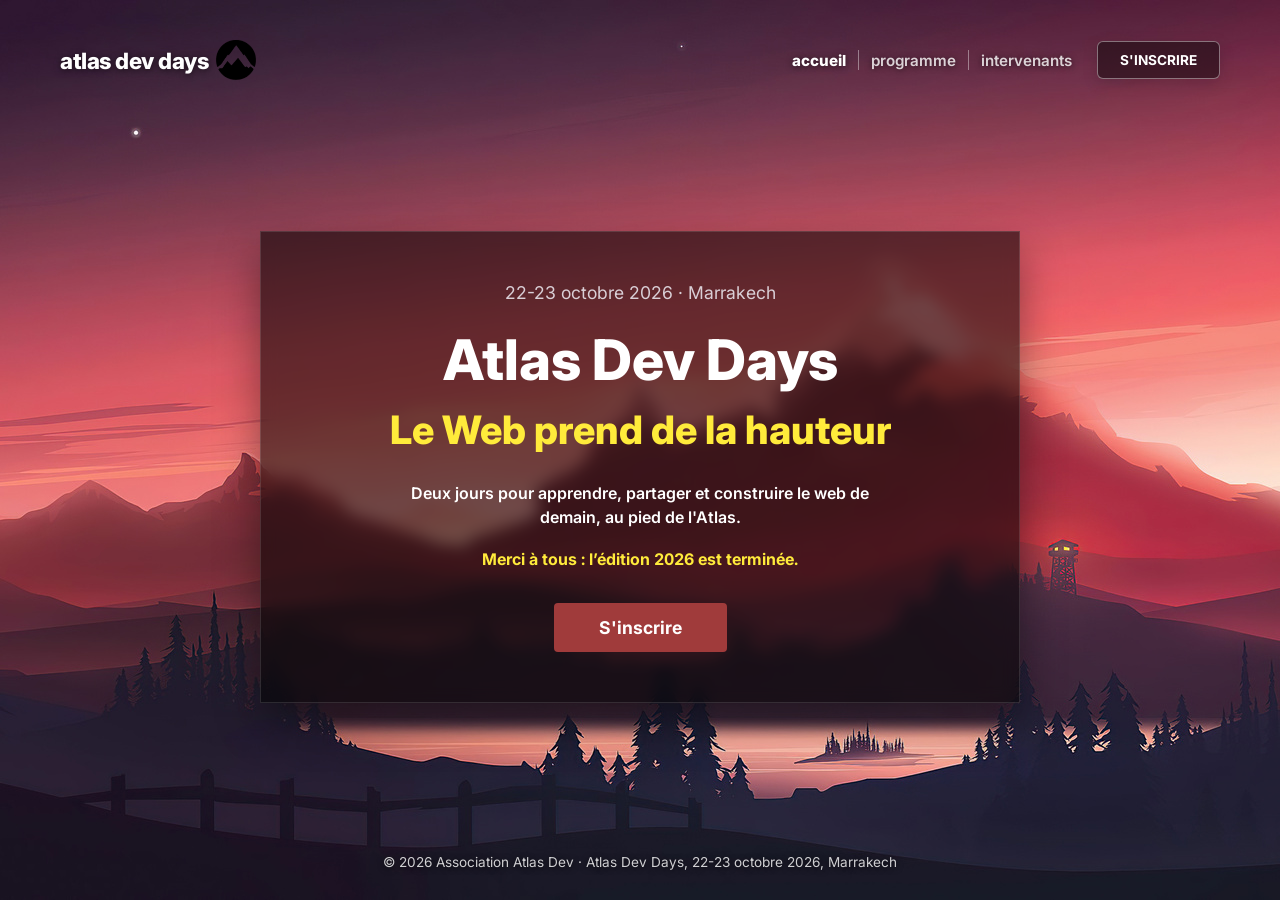
<file: index.html>
<!DOCTYPE html>
<html lang="fr">
<head>
    <meta charset="UTF-8">
    <meta name="viewport" content="width=device-width, initial-scale=1.0">
    <title>Atlas Dev Days - Conférence web à Marrakech</title>
    <meta name="description" content="Atlas Dev Days : deux jours de conférences pour développeurs web, les 22 et 23 octobre 2026 à Marrakech.">
    <link rel="icon" type="image/png" href="images/jbell.png">
    <link rel="preconnect" href="https://fonts.googleapis.com">
    <link rel="preconnect" href="https://fonts.gstatic.com" crossorigin>
    <link href="https://fonts.googleapis.com/css2?family=Inter:wght@400;600;700;800&display=swap" rel="stylesheet">
    <meta name="theme-color" content="#0d0d11">
    <meta property="og:title" content="Atlas Dev Days - Conférence web à Marrakech">
    <meta property="og:description" content="Deux jours de conférences pour développeurs web, 22-23 octobre 2026.">
    <meta property="og:type" content="website">
    <link rel="stylesheet" href="style.css">
    <script src="script.js" defer></script>
</head>
<body>
    <a href="#main" class="skip-link">Aller au contenu</a>

    <header class="site-header">
        <nav class="navbar" aria-label="Navigation principale">
            <a href="index.html" class="brand">
                <span class="brand-text">atlas dev days</span>
                <img src="images/jbell.png" alt="Logo Atlas Dev Days" class="brand-icon-img" width="40" height="40">
            </a>
            <div class="nav-right">
                <ul class="nav-menu">
                    <li><a href="index.html" class="nav-link active" aria-current="page">accueil</a></li>
                    <li><a href="programme.html" class="nav-link">programme</a></li>
                    <li><a href="intervenants.html" class="nav-link">intervenants</a></li>
                </ul>
                <a href="inscription.html" class="btn-subscribe">S'INSCRIRE</a>
            </div>
        </nav>
    </header>

    <main class="hero-content" id="main">
        <div class="card">
            <p class="date">22-23 octobre 2026 &middot; Marrakech</p>
            <h1 class="title">Atlas Dev Days<br><span class="highlight">Le Web prend de la hauteur</span></h1>
            <p class="description">Deux jours pour apprendre, partager et construire le web de demain, au pied de l'Atlas.</p>
            <p class="countdown" id="countdown" aria-live="polite"></p>
            <a href="inscription.html" class="btn">S'inscrire</a>
        </div>
    </main>

    <footer class="site-footer">
        <p>&copy; 2026 Association Atlas Dev &middot; Atlas Dev Days, 22-23 octobre 2026, Marrakech</p>
    </footer>

</body>
</html>
</file>
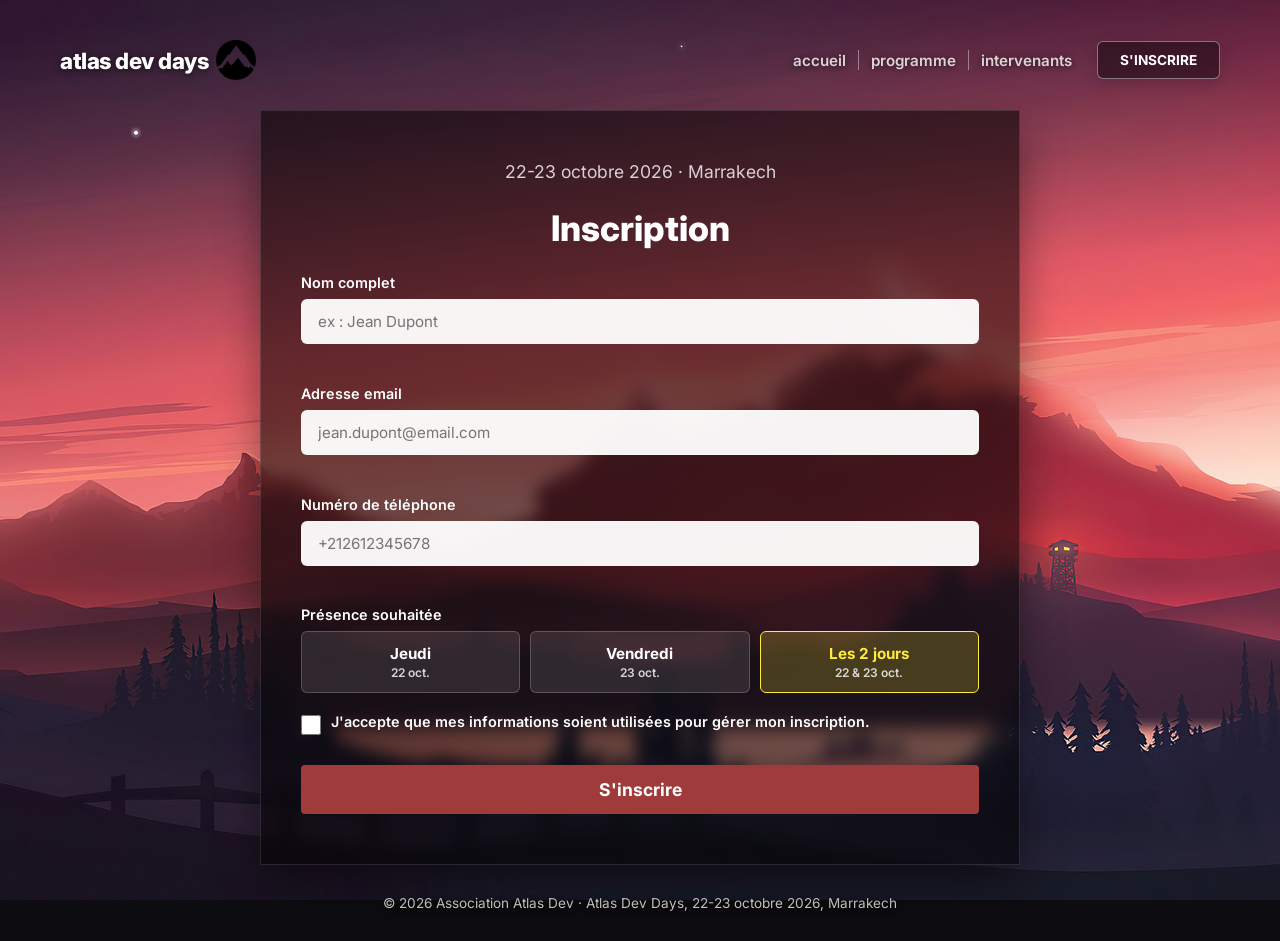
<file: inscription.html>
<!DOCTYPE html>
<html lang="fr">
<head>
    <meta charset="UTF-8">
    <meta name="viewport" content="width=device-width, initial-scale=1.0">
    <title>Inscription - Atlas Dev Days</title>
    <meta name="description" content="Inscrivez-vous aux Atlas Dev Days, les 22 et 23 octobre 2026 à Marrakech.">
    <link rel="icon" type="image/png" href="images/jbell.png">
    <link rel="preconnect" href="https://fonts.googleapis.com">
    <link rel="preconnect" href="https://fonts.gstatic.com" crossorigin>
    <link href="https://fonts.googleapis.com/css2?family=Inter:wght@400;600;700;800&display=swap" rel="stylesheet">
    <meta name="theme-color" content="#0d0d11">
    <meta property="og:title" content="Atlas Dev Days - Conférence web à Marrakech">
    <meta property="og:description" content="Deux jours de conférences pour développeurs web, 22-23 octobre 2026.">
    <meta property="og:type" content="website">
    <link rel="stylesheet" href="style.css">
    <script src="script.js" defer></script>
</head>
<body>
    <a href="#main" class="skip-link">Aller au contenu</a>

    <header class="site-header">
        <nav class="navbar" aria-label="Navigation principale">
            <a href="index.html" class="brand">
                <span class="brand-text">atlas dev days</span>
                <img src="images/jbell.png" alt="Logo Atlas Dev Days" class="brand-icon-img" width="40" height="40">
            </a>
            <div class="nav-right">
                <ul class="nav-menu">
                    <li><a href="index.html" class="nav-link">accueil</a></li>
                    <li><a href="programme.html" class="nav-link">programme</a></li>
                    <li><a href="intervenants.html" class="nav-link">intervenants</a></li>
                </ul>
                <a href="inscription.html" class="btn-subscribe">S'INSCRIRE</a>
            </div>
        </nav>
    </header>

    <main class="hero-content" id="main">
        <div class="card form-card">
            <p class="date">22-23 octobre 2026 &middot; Marrakech</p>
            <h1 class="page-title">Inscription</h1>
            <form action="#" method="post" class="registration-form">

                <div class="form-group">
                    <label for="fullname">Nom complet</label>
                    <input type="text" id="fullname" name="fullname" placeholder="ex : Jean Dupont" autocomplete="name" required>
                </div>

                <div class="form-group">
                    <label for="email">Adresse email</label>
                    <input type="email" id="email" name="email" placeholder="jean.dupont@email.com" autocomplete="email" pattern="[^@\s]+@[^@\s]+\.[^@\s]+" title="Format attendu : nom@domaine.com" required>
                </div>

                <div class="form-group">
                    <label for="phone">Numéro de téléphone</label>
                    <input type="tel" id="phone" name="phone" placeholder="+212612345678" autocomplete="tel" pattern="(\+212|0)[5-7][0-9]{8}" title="Format attendu : +212612345678 ou 0612345678" required>
                </div>

                <fieldset class="form-group day-fieldset">
                    <legend>Présence souhaitée</legend>
                    <div class="day-selector">
                        <label class="radio-card">
                            <input type="radio" name="attendance" value="jeudi" required>
                            <span class="radio-content"><strong>Jeudi</strong><small>22 oct.</small></span>
                        </label>
                        <label class="radio-card">
                            <input type="radio" name="attendance" value="vendredi">
                            <span class="radio-content"><strong>Vendredi</strong><small>23 oct.</small></span>
                        </label>
                        <label class="radio-card">
                            <input type="radio" name="attendance" value="both" checked>
                            <span class="radio-content"><strong>Les 2 jours</strong><small>22 &amp; 23 oct.</small></span>
                        </label>
                    </div>
                </fieldset>

                <div class="form-group consent">
                    <label class="checkbox-label" for="consent">
                        <input type="checkbox" id="consent" name="consent" required>
                        <span>J'accepte que mes informations soient utilisées pour gérer mon inscription.</span>
                    </label>
                </div>

                <button type="submit" class="btn submit-btn">S'inscrire</button>
            </form>
        </div>
    </main>

    <footer class="site-footer">
        <p>&copy; 2026 Association Atlas Dev &middot; Atlas Dev Days, 22-23 octobre 2026, Marrakech</p>
    </footer>

</body>
</html>
</file>
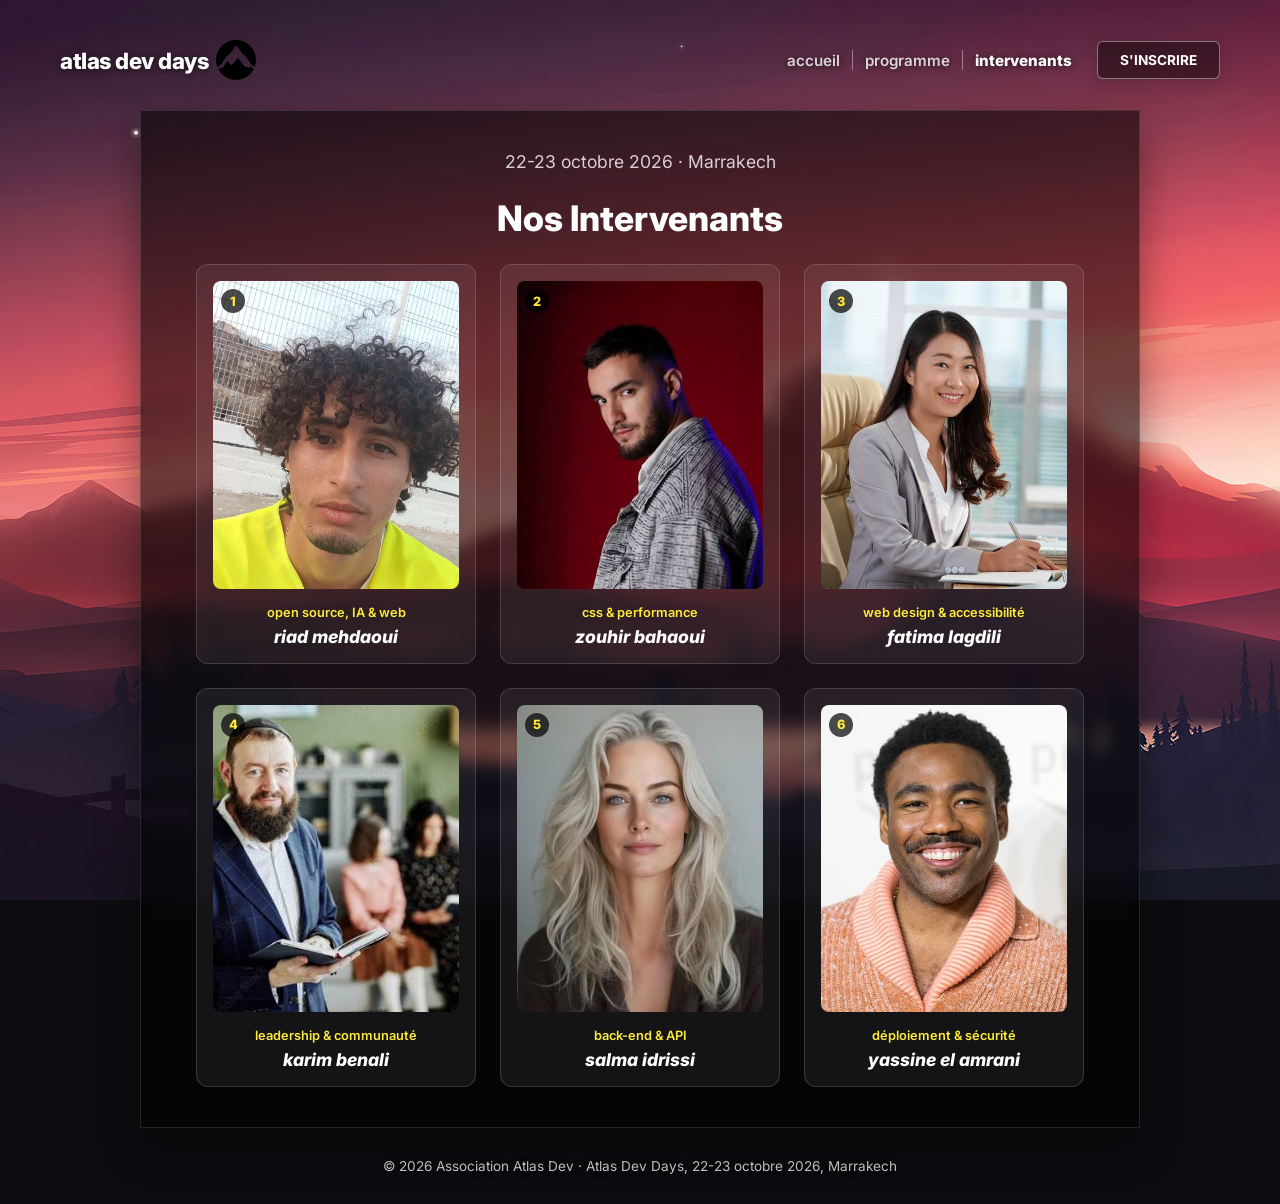
<file: intervenants.html>
<!DOCTYPE html>
<html lang="fr">
<head>
    <meta charset="UTF-8">
    <meta name="viewport" content="width=device-width, initial-scale=1.0">
    <title>Intervenants - Atlas Dev Days</title>
    <meta name="description" content="Les six intervenants des Atlas Dev Days : photo, nom et sujet de chacun.">
    <link rel="icon" type="image/png" href="images/jbell.png">
    <link rel="preconnect" href="https://fonts.googleapis.com">
    <link rel="preconnect" href="https://fonts.gstatic.com" crossorigin>
    <link href="https://fonts.googleapis.com/css2?family=Inter:wght@400;600;700;800&display=swap" rel="stylesheet">
    <meta name="theme-color" content="#0d0d11">
    <meta property="og:title" content="Atlas Dev Days - Conférence web à Marrakech">
    <meta property="og:description" content="Deux jours de conférences pour développeurs web, 22-23 octobre 2026.">
    <meta property="og:type" content="website">
    <link rel="stylesheet" href="style.css">
    <script src="script.js" defer></script>
</head>
<body>
    <a href="#main" class="skip-link">Aller au contenu</a>

    <header class="site-header">
        <nav class="navbar" aria-label="Navigation principale">
            <a href="index.html" class="brand">
                <span class="brand-text">atlas dev days</span>
                <img src="images/jbell.png" alt="Logo Atlas Dev Days" class="brand-icon-img" width="40" height="40">
            </a>
            <div class="nav-right">
                <ul class="nav-menu">
                    <li><a href="index.html" class="nav-link">accueil</a></li>
                    <li><a href="programme.html" class="nav-link">programme</a></li>
                    <li><a href="intervenants.html" class="nav-link active" aria-current="page">intervenants</a></li>
                </ul>
                <a href="inscription.html" class="btn-subscribe">S'INSCRIRE</a>
            </div>
        </nav>
    </header>

    <main class="hero-content" id="main">
        <div class="card speakers-card">
            <p class="date">22-23 octobre 2026 &middot; Marrakech</p>
            <h1 class="page-title">Nos Intervenants</h1>
            <ul class="speakers-grid">
                <li class="speaker-card">
                    <div class="speaker-photo-wrapper">
                        <img src="images/bogoooossss.webp" alt="Portrait de Riad Mehdaoui" class="speaker-photo" width="400" height="500">
                        <span class="speaker-number" aria-hidden="true">1</span>
                    </div>
                    <div class="speaker-info">
                        <span class="speaker-topic">open source, IA &amp; web</span>
                        <h2 class="speaker-name">riad mehdaoui</h2>
                    </div>
                </li>
                <li class="speaker-card">
                    <div class="speaker-photo-wrapper">
                        <img src="images/ozuhiir.jpg" alt="Portrait de Zouhir Bahaoui" class="speaker-photo" width="400" height="500">
                        <span class="speaker-number" aria-hidden="true">2</span>
                    </div>
                    <div class="speaker-info">
                        <span class="speaker-topic">css &amp; performance</span>
                        <h2 class="speaker-name">zouhir bahaoui</h2>
                    </div>
                </li>
                <li class="speaker-card">
                    <div class="speaker-photo-wrapper">
                        <img src="images/fati.jpg" alt="Portrait de Fatima Lagdili" class="speaker-photo" width="400" height="500">
                        <span class="speaker-number" aria-hidden="true">3</span>
                    </div>
                    <div class="speaker-info">
                        <span class="speaker-topic">web design &amp; accessibilité</span>
                        <h2 class="speaker-name">fatima lagdili</h2>
                    </div>
                </li>
                <li class="speaker-card">
                    <div class="speaker-photo-wrapper">
                        <img src="images/goyim.jpg" alt="Portrait de Karim Benali" class="speaker-photo" width="400" height="500">
                        <span class="speaker-number" aria-hidden="true">4</span>
                    </div>
                    <div class="speaker-info">
                        <span class="speaker-topic">leadership &amp; communauté</span>
                        <h2 class="speaker-name">karim benali</h2>
                    </div>
                </li>
                <li class="speaker-card">
                    <div class="speaker-photo-wrapper">
                        <img src="images/salmaaa.jpg" alt="Portrait de Salma Idrissi" class="speaker-photo" width="400" height="500">
                        <span class="speaker-number" aria-hidden="true">5</span>
                    </div>
                    <div class="speaker-info">
                        <span class="speaker-topic">back-end &amp; API</span>
                        <h2 class="speaker-name">salma idrissi</h2>
                    </div>
                </li>
                <li class="speaker-card">
                    <div class="speaker-photo-wrapper">
                        <img src="images/gambino.jpg" alt="Portrait de Yassine El Amrani" class="speaker-photo" width="400" height="500">
                        <span class="speaker-number" aria-hidden="true">6</span>
                    </div>
                    <div class="speaker-info">
                        <span class="speaker-topic">déploiement &amp; sécurité</span>
                        <h2 class="speaker-name">yassine el amrani</h2>
                    </div>
                </li>
            </ul>
        </div>
    </main>

    <footer class="site-footer">
        <p>&copy; 2026 Association Atlas Dev &middot; Atlas Dev Days, 22-23 octobre 2026, Marrakech</p>
    </footer>

</body>
</html>
</file>
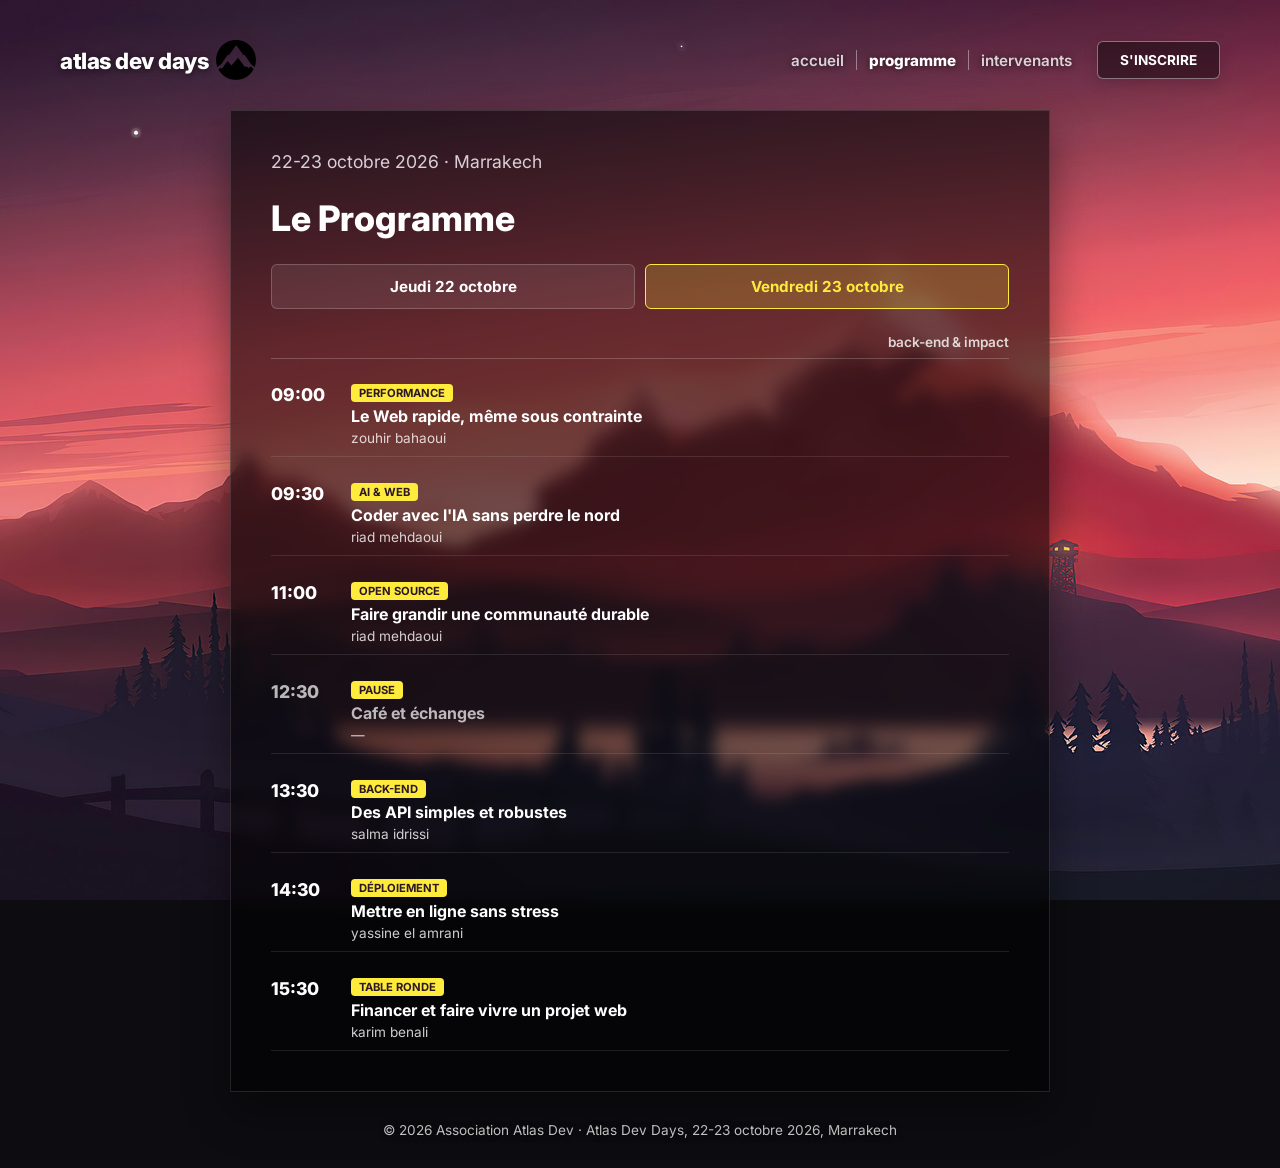
<file: programme.html>
<!DOCTYPE html>
<html lang="fr">
<head>
    <meta charset="UTF-8">
    <meta name="viewport" content="width=device-width, initial-scale=1.0">
    <title>Programme - Atlas Dev Days</title>
    <meta name="description" content="Le programme des talks des Atlas Dev Days : horaires, titres et intervenants pour les 22 et 23 octobre 2026.">
    <link rel="icon" type="image/png" href="images/jbell.png">
    <link rel="preconnect" href="https://fonts.googleapis.com">
    <link rel="preconnect" href="https://fonts.gstatic.com" crossorigin>
    <link href="https://fonts.googleapis.com/css2?family=Inter:wght@400;600;700;800&display=swap" rel="stylesheet">
    <meta name="theme-color" content="#0d0d11">
    <meta property="og:title" content="Atlas Dev Days - Conférence web à Marrakech">
    <meta property="og:description" content="Deux jours de conférences pour développeurs web, 22-23 octobre 2026.">
    <meta property="og:type" content="website">
    <link rel="stylesheet" href="style.css">
    <script src="script.js" defer></script>
</head>
<body>
    <a href="#main" class="skip-link">Aller au contenu</a>

    <header class="site-header">
        <nav class="navbar" aria-label="Navigation principale">
            <a href="index.html" class="brand">
                <span class="brand-text">atlas dev days</span>
                <img src="images/jbell.png" alt="Logo Atlas Dev Days" class="brand-icon-img" width="40" height="40">
            </a>
            <div class="nav-right">
                <ul class="nav-menu">
                    <li><a href="index.html" class="nav-link">accueil</a></li>
                    <li><a href="programme.html" class="nav-link active" aria-current="page">programme</a></li>
                    <li><a href="intervenants.html" class="nav-link">intervenants</a></li>
                </ul>
                <a href="inscription.html" class="btn-subscribe">S'INSCRIRE</a>
            </div>
        </nav>
    </header>

    <main class="hero-content" id="main">
        <div class="card program-card">
            <p class="date">22-23 octobre 2026 &middot; Marrakech</p>
            <h1 class="page-title">Le Programme</h1>
            <section class="day-section" data-day>
                <div class="day-header">
                    <h2>jeudi 22 octobre</h2>
                    <span class="track-tag">design &amp; front-end</span>
                </div>
                <ul class="schedule-list">
                <li class="schedule-item">
                    <span class="time">09:00</span>
                    <div class="talk-details">
                        <span class="tag">ouverture</span>
                        <h3>Bienvenue au sommet</h3>
                        <p class="speaker">toute l'équipe</p>
                    </div>
                </li>
                <li class="schedule-item">
                    <span class="time">09:30</span>
                    <div class="talk-details">
                        <span class="tag">design</span>
                        <h3>Un langage commun pour mieux construire</h3>
                        <p class="speaker">fatima lagdili</p>
                    </div>
                </li>
                <li class="schedule-item">
                    <span class="time">11:00</span>
                    <div class="talk-details">
                        <span class="tag">accessibilité</span>
                        <h3>L'accessibilité n'est pas une option</h3>
                        <p class="speaker">fatima lagdili</p>
                    </div>
                </li>
                <li class="schedule-item">
                    <span class="time">12:30</span>
                    <div class="talk-details">
                        <span class="tag">css</span>
                        <h3>Le CSS moderne que vous pouvez utiliser aujourd'hui</h3>
                        <p class="speaker">zouhir bahaoui</p>
                    </div>
                </li>
                </ul>
            </section>
            <section class="day-section" data-day>
                <div class="day-header">
                    <h2>vendredi 23 octobre</h2>
                    <span class="track-tag">back-end &amp; impact</span>
                </div>
                <ul class="schedule-list">
                <li class="schedule-item">
                    <span class="time">09:00</span>
                    <div class="talk-details">
                        <span class="tag">performance</span>
                        <h3>Le Web rapide, même sous contrainte</h3>
                        <p class="speaker">zouhir bahaoui</p>
                    </div>
                </li>
                <li class="schedule-item">
                    <span class="time">09:30</span>
                    <div class="talk-details">
                        <span class="tag">ai &amp; web</span>
                        <h3>Coder avec l'IA sans perdre le nord</h3>
                        <p class="speaker">riad mehdaoui</p>
                    </div>
                </li>
                <li class="schedule-item">
                    <span class="time">11:00</span>
                    <div class="talk-details">
                        <span class="tag">open source</span>
                        <h3>Faire grandir une communauté durable</h3>
                        <p class="speaker">riad mehdaoui</p>
                    </div>
                </li>
                <li class="schedule-item">
                    <span class="time">12:30</span>
                    <div class="talk-details">
                        <span class="tag">pause</span>
                        <h3>Café et échanges</h3>
                        <p class="speaker">—</p>
                    </div>
                </li>
                <li class="schedule-item">
                    <span class="time">13:30</span>
                    <div class="talk-details">
                        <span class="tag">back-end</span>
                        <h3>Des API simples et robustes</h3>
                        <p class="speaker">salma idrissi</p>
                    </div>
                </li>
                <li class="schedule-item">
                    <span class="time">14:30</span>
                    <div class="talk-details">
                        <span class="tag">déploiement</span>
                        <h3>Mettre en ligne sans stress</h3>
                        <p class="speaker">yassine el amrani</p>
                    </div>
                </li>
                <li class="schedule-item">
                    <span class="time">15:30</span>
                    <div class="talk-details">
                        <span class="tag">table ronde</span>
                        <h3>Financer et faire vivre un projet web</h3>
                        <p class="speaker">karim benali</p>
                    </div>
                </li>
                </ul>
            </section>
        </div>
    </main>

    <footer class="site-footer">
        <p>&copy; 2026 Association Atlas Dev &middot; Atlas Dev Days, 22-23 octobre 2026, Marrakech</p>
    </footer>

</body>
</html>
</file>
<file: style.css>
/* --- VARIABLES --- */
:root {
  /* Couleurs (5) */
  --color-bg: #0d0d11;
  --color-text: #ffffff;
  --color-muted: rgba(255, 255, 255, 0.8);
  --color-accent: #ffeb3b;
  --color-cta: #a03b3b;

  /* Police (1) */
  --font-main: 'Inter', -apple-system, BlinkMacSystemFont, 'Segoe UI', Roboto, sans-serif;

  --glass: rgba(0, 0, 0, 0.55);
  --line: rgba(255, 255, 255, 0.2);
}

/* --- RESET & GLOBALS --- */
html { overflow-y: scroll; }

* {
  margin: 0;
  padding: 0;
  box-sizing: border-box;
}

body {
  min-height: 100dvh;
  display: flex;
  flex-direction: column;
  align-items: center;
  padding: 30px 40px 20px;
  font-family: var(--font-main);
  color: var(--color-text);
  background: var(--color-bg) url('images/red-mountains-morning-minimal-4k-dn-1440x900.jpg') center/cover no-repeat fixed;
  overflow-x: hidden;
}

a:focus-visible,
button:focus-visible,
input:focus-visible {
  outline: 3px solid var(--color-accent);
  outline-offset: 2px;
}

/* --- HEADER & NAVIGATION --- */
.site-header { width: 100%; max-width: 1300px; }

.navbar {
  display: flex;
  justify-content: space-between;
  align-items: center;
  flex-wrap: wrap;
  gap: 15px;
  padding: 10px 20px;
}

.nav-right, .nav-menu, .brand {
  display: flex;
  align-items: center;
}

.nav-right { gap: 25px; flex-wrap: wrap; }
.nav-menu { list-style: none; }

.brand {
  gap: 8px;
  font-size: 1.4rem;
  font-weight: 800;
  color: var(--color-text);
  text-decoration: none;
  letter-spacing: -0.5px;
  text-shadow: 0 1px 6px rgba(0, 0, 0, 0.6);
}

.brand-icon-img { width: 40px; height: 40px; }

.nav-menu li + li {
  margin-left: 12px;
  padding-left: 12px;
  border-left: 1px solid rgba(255, 255, 255, 0.4);
}

.nav-link {
  color: var(--color-muted);
  text-decoration: none;
  font-weight: 600;
  font-size: 0.95rem;
  text-shadow: 0 1px 6px rgba(0, 0, 0, 0.6);
  transition: color 0.2s ease;
}

.nav-link.active, .nav-link:hover {
  font-weight: 800;
  color: var(--color-text);
}

/* --- BUTTONS & GLASS CARDS --- */
.btn-subscribe, .card {
  backdrop-filter: blur(8px);
  -webkit-backdrop-filter: blur(8px);
}

.btn-subscribe {
  background: rgba(0, 0, 0, 0.45);
  color: var(--color-text);
  text-decoration: none;
  font-weight: 700;
  font-size: 0.85rem;
  padding: 10px 22px;
  border-radius: 6px;
  border: 1px solid rgba(255, 255, 255, 0.4);
  box-shadow: 0 4px 15px rgba(0, 0, 0, 0.15);
  transition: background 0.2s ease, transform 0.1s ease;
}

.btn-subscribe:hover { background: rgba(0, 0, 0, 0.65); transform: translateY(-1px); }

.hero-content {
  flex: 1;
  display: flex;
  justify-content: center;
  align-items: center;
  width: 100%;
  padding: 20px 0;
}

.card {
  width: 100%;
  max-width: 760px;
  background: var(--glass);
  border: 1px solid rgba(255, 255, 255, 0.12);
  padding: 50px 40px;
  text-align: center;
  box-shadow: 0 20px 40px rgba(0, 0, 0, 0.4);
}

.card .date { color: #d9cfd6; font-size: 1.1rem; margin-bottom: 25px; }
.card .title { font-size: 3.5rem; font-weight: 800; line-height: 1.15; margin-bottom: 25px; }
.card .title .highlight { color: var(--color-accent); font-size: 0.7em; }
.card .description { font-size: 1rem; font-weight: 600; line-height: 1.5; max-width: 500px; margin: 0 auto 35px; }

.card .btn {
  display: inline-block;
  background-color: var(--color-cta);
  color: var(--color-text);
  font-weight: 700;
  font-size: 1.1rem;
  text-decoration: none;
  padding: 14px 45px;
  border-radius: 4px;
  transition: background-color 0.2s ease, transform 0.1s ease;
}

.card .btn:hover { background-color: #842e2e; transform: translateY(-1px); }

.page-title {
  font-size: 2.2rem;
  font-weight: 800;
  margin-bottom: 25px;
}

/* --- FOOTER --- */
.site-footer {
  width: 100%;
  max-width: 1300px;
  padding: 10px 20px;
  text-align: center;
  font-size: 0.85rem;
  color: var(--color-muted);
  text-shadow: 0 1px 6px rgba(0, 0, 0, 0.8);
}

/* --- FORM --- */
.registration-form, .form-group, .talk-details, .speaker-info {
  display: flex;
  flex-direction: column;
}

.registration-form { gap: 20px; text-align: left; }
.form-group { gap: 8px; }
.form-group label, .day-fieldset legend { font-size: 0.9rem; font-weight: 600; }

.form-group input[type="text"],
.form-group input[type="email"],
.form-group input[type="tel"] {
  width: 100%;
  padding: 12px 16px;
  border-radius: 6px;
  border: 1px solid var(--line);
  background: rgba(255, 255, 255, 0.95);
  color: #111;
  font-family: inherit;
  font-size: 0.95rem;
  transition: border-color 0.2s ease, box-shadow 0.2s ease;
}

.form-group input:focus {
  border-color: var(--color-accent);
  box-shadow: 0 0 0 3px rgba(255, 235, 59, 0.4);
  background: #fff;
}

.form-group input:user-invalid { border-color: #ff8a80; box-shadow: 0 0 0 3px rgba(255, 138, 128, 0.4); }

.day-fieldset { border: none; }
.day-fieldset legend { margin-bottom: 8px; }

.day-selector { display: flex; flex-wrap: wrap; gap: 10px; }
.radio-card { flex: 1 1 110px; cursor: pointer; position: relative; display: flex; }
.radio-card input[type="radio"] { position: absolute; opacity: 0; width: 0; height: 0; }

.radio-content {
  flex: 1;
  display: flex;
  flex-direction: column;
  align-items: center;
  justify-content: center;
  padding: 12px 8px;
  background: rgba(255, 255, 255, 0.1);
  border: 1px solid var(--line);
  border-radius: 6px;
  transition: border-color 0.2s ease, background 0.2s ease;
}

.radio-content strong { font-size: 0.95rem; }
.radio-content small { font-size: 0.75rem; color: var(--color-muted); margin-top: 2px; }

.radio-card input[type="radio"]:checked + .radio-content {
  background: rgba(255, 235, 59, 0.2);
  border-color: var(--color-accent);
  color: var(--color-accent);
}

.radio-card input[type="radio"]:focus-visible + .radio-content { outline: 3px solid var(--color-accent); outline-offset: 2px; }
.radio-card:hover .radio-content { border-color: rgba(255, 255, 255, 0.6); }

.checkbox-label { display: flex; align-items: flex-start; gap: 10px; font-weight: 400; cursor: pointer; }
.checkbox-label input { width: 20px; height: 20px; flex-shrink: 0; margin-top: 2px; accent-color: var(--color-accent); }

.submit-btn { width: 100%; margin-top: 10px; padding: 14px; border: none; cursor: pointer; font-family: inherit; }

/* --- PROGRAMME --- */
.program-card {
   max-width: 820px;
   text-align: left;
   padding: 40px; }

.program-card .page-title { text-align: left; }

.day-section { margin-bottom: 35px; }
.day-section:last-child { margin-bottom: 0; }

.day-header {
  display: flex;
  justify-content: space-between;
  align-items: center;
  flex-wrap: wrap;
  gap: 4px 15px;
  border-bottom: 1px solid var(--line);
  padding-bottom: 8px;
  margin-bottom: 15px;
}

.day-header h2 { color: var(--color-accent); font-size: 1.1rem; font-weight: 700; }
.track-tag { color: var(--color-muted); font-size: 0.85rem; font-weight: 600; }

.schedule-list { list-style: none; display: flex; flex-direction: column; gap: 16px; }



.schedule-item {
  display: flex;
  align-items: flex-start;
  gap: 20px;
  padding: 10px 0;
  border-bottom: 1px solid rgba(255, 255, 255, 0.1);
}

.schedule-item .time { font-size: 1.1rem; font-weight: 800; min-width: 60px; }
.talk-details { gap: 4px; }

.talk-details .tag {
  align-self: flex-start;
  font-size: 0.7rem;
  font-weight: 700;
  text-transform: uppercase;
  color: #2b1725;
  background: var(--color-accent);
  padding: 2px 8px;
  border-radius: 4px;
}

.talk-details h3 { font-size: 1rem; font-weight: 700; }
.talk-details .speaker { font-size: 0.85rem; color: var(--color-muted); }

/* --- INTERVENANTS --- */
.speakers-card { max-width: 1000px; padding: 40px; }

.speakers-grid {
  list-style: none;
  display: flex;
  flex-wrap: wrap;
  justify-content: center;
  gap: 24px;
}

.speaker-card {
  flex: 1 1 220px;
  max-width: 280px;
  display: flex;
  flex-direction: column;
  align-items: center;
  background: rgba(255, 255, 255, 0.06);
  border: 1px solid rgba(255, 255, 255, 0.15);
  border-radius: 12px;
  padding: 16px;
  transition: transform 0.3s ease, border-color 0.3s ease;
}

.speaker-card:hover { transform: translateY(-6px); border-color: rgba(255, 235, 59, 0.6); }

.speaker-photo-wrapper {
  position: relative;
  width: 100%;
  aspect-ratio: 4 / 5;
  border-radius: 8px;
  overflow: hidden;
  margin-bottom: 16px;
  background: rgba(255, 255, 255, 0.1);
}

.speaker-photo { width: 100%; height: 100%; object-fit: cover; display: block; }

.speaker-number {
  position: absolute;
  top: 8px;
  left: 8px;
  background: rgba(0, 0, 0, 0.7);
  color: var(--color-accent);
  font-weight: 800;
  font-size: 0.8rem;
  width: 24px;
  height: 24px;
  border-radius: 50%;
  display: flex;
  align-items: center;
  justify-content: center;
}

.speaker-info { gap: 6px; text-align: center; }
.speaker-topic { font-size: 0.8rem; font-weight: 600; color: var(--color-accent); }
.speaker-name { font-size: 1.1rem; font-weight: 800; font-style: italic; }

/* --- MOBILE --- */
@media (max-width: 700px) {
  body { padding: 15px 15px 10px; }
  .navbar { flex-direction: column; align-items: flex-start; padding: 10px 0; }
  .nav-right { gap: 15px; }
  .card, .program-card, .speakers-card { padding: 30px 20px; }
  .card .title { font-size: 2.3rem; }
  .page-title { font-size: 1.8rem; }
  .schedule-item { gap: 12px; }
  .schedule-item .time { min-width: 50px; font-size: 1rem; }
  .speaker-card { flex-basis: 100%; max-width: 320px; }
  .card .btn { padding: 14px 30px; }
}

@media (prefers-reduced-motion: reduce) {
  * { transition: none !important; }
}

/* --- SCROLLBAR STYLES --- */

/* 1. Main Page Scrollbar */
::-webkit-scrollbar {
  width: 8px;
  background: transparent;
}

::-webkit-scrollbar-track {
  background: transparent;
}

::-webkit-scrollbar-thumb {
  background: rgba(255, 255, 255, 0.2);
  border-radius: 10px;
}

::-webkit-scrollbar-thumb:hover {
  background: rgba(255, 255, 255, 0.4);
}

/* 2. Program Card Scrollbar (Inside element) */
.program-card::-webkit-scrollbar {
  width: 6px;
  background: transparent;
}

.program-card::-webkit-scrollbar-track {
  background: transparent;
}

.program-card::-webkit-scrollbar-thumb {
  background: rgba(255, 255, 255, 0.2);
  border-radius: 10px;
}


@view-transition {
  navigation: auto;
}


.skip-link { position: absolute; left: 12px; top: -60px; z-index: 10; background: var(--color-accent); color: #111; padding: 10px 16px; border-radius: 6px; font-weight: 700; text-decoration: none; }
.skip-link:focus { top: 12px; }
.countdown { font-weight: 700; color: var(--color-accent); margin: -15px 0 30px; min-height: 1.5em; font-variant-numeric: tabular-nums; }
.day-tabs { display: flex; gap: 10px; margin-bottom: 25px; flex-wrap: wrap; }
.day-tab { flex: 1 1 140px; padding: 12px; border-radius: 6px; border: 1px solid var(--line); background: rgba(255,255,255,0.08); color: var(--color-text); font: 700 0.95rem var(--font-main); cursor: pointer; transition: background 0.2s, border-color 0.2s; }
.day-tab:hover { border-color: rgba(255,255,255,0.6); }
.day-tab[aria-selected="true"] { background: rgba(255,235,59,0.2); border-color: var(--color-accent); color: var(--color-accent); }
.day-tab:focus-visible { outline: 3px solid var(--color-accent); outline-offset: 2px; }
.day-section[hidden] { display: none; }
.day-tabs ~ .day-section .day-header h2 { position: absolute; width: 1px; height: 1px; overflow: hidden; clip-path: inset(50%); }
.day-tabs ~ .day-section .day-header { justify-content: flex-end; }
.schedule-item.is-break .time, .schedule-item.is-break h3 { opacity: 0.7; }
.form-success { text-align: center; padding: 20px 0; }
.form-success h2 { color: var(--color-accent); font-size: 1.6rem; margin-bottom: 12px; }
.form-success p { line-height: 1.6; color: var(--color-muted); }
.field-error { color: #ff8a80; font-size: 0.8rem; min-height: 1em; }
.js .reveal { opacity: 0; transform: translateY(14px); transition: opacity 0.5s ease, transform 0.5s ease; }
.js .reveal.in { opacity: 1; transform: none; }
@media (prefers-reduced-motion: reduce) { .js .reveal { opacity: 1; transform: none; } }
</file>
